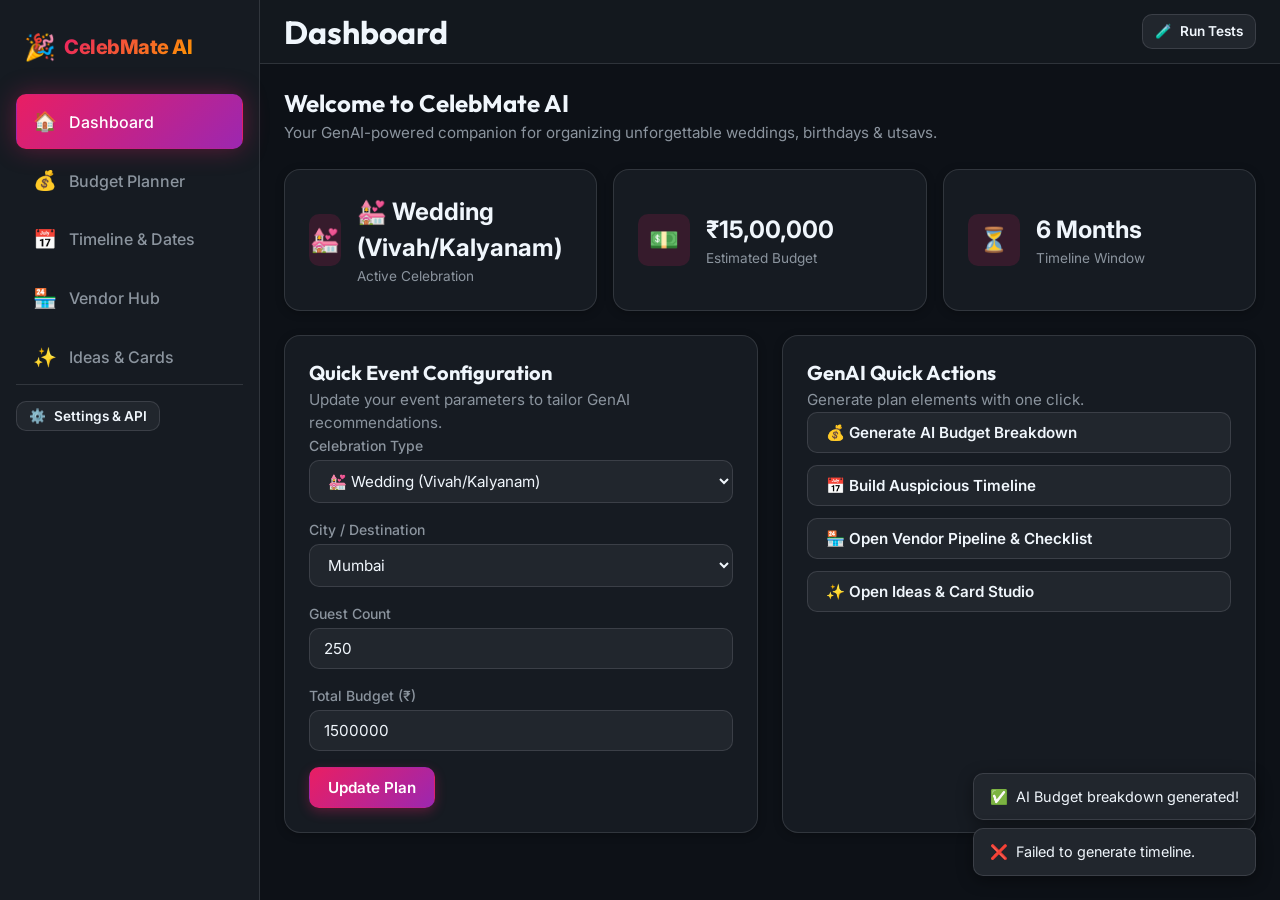
<file: index.html>
<!DOCTYPE html>
<html lang="en">
<head>
  <meta charset="UTF-8">
  <meta name="viewport" content="width=device-width, initial-scale=1.0">
  <meta name="description" content="CelebMate AI — GenAI-powered Celebration & Event Planner for Indian weddings, birthdays, and community events with AI budget, timeline, and custom ideas.">
  <meta name="theme-color" content="#0D1117">
  <title>CelebMate AI — Smart Celebration & Event Planner</title>
  
  <link rel="preconnect" href="https://fonts.googleapis.com">
  <link rel="preconnect" href="https://fonts.gstatic.com" crossorigin>
  <link href="https://fonts.googleapis.com/css2?family=Inter:wght@400;500;600;700&family=Outfit:wght@500;600;700;800&display=swap" rel="stylesheet">
  
  <link rel="stylesheet" href="css/variables.css">
  <link rel="stylesheet" href="css/base.css">
  <link rel="stylesheet" href="css/components.css">
  <link rel="stylesheet" href="css/modals-toasts.css">
  <link rel="stylesheet" href="css/pages.css">
  <link rel="stylesheet" href="css/features-extra.css">
  <link rel="stylesheet" href="css/invitation-card.css">
  <link rel="stylesheet" href="css/phase2.css">
</head>
<body>
  <a href="#mainContent" class="skip-link">Skip to main content</a>
  <div class="app-container">
    <aside class="sidebar" id="appSidebar" aria-label="Main Navigation">
      <div class="brand-header">
        <span class="brand-logo" aria-hidden="true">🎉</span>
        <span class="brand-title gradient-text">CelebMate AI</span>
      </div>

      <nav>
        <ul class="nav-menu">
          <li class="nav-item"><a href="#dashboard" class="nav-link active" data-section="dashboard" aria-label="Dashboard"><span class="nav-icon" aria-hidden="true">🏠</span><span>Dashboard</span></a></li>
          <li class="nav-item"><a href="#budget" class="nav-link" data-section="budget" aria-label="Budget Planner"><span class="nav-icon" aria-hidden="true">💰</span><span>Budget Planner</span></a></li>
          <li class="nav-item"><a href="#timeline" class="nav-link" data-section="timeline" aria-label="Timeline & Dates"><span class="nav-icon" aria-hidden="true">📅</span><span>Timeline & Dates</span></a></li>
          <li class="nav-item"><a href="#vendors" class="nav-link" data-section="vendors" aria-label="Vendor Hub"><span class="nav-icon" aria-hidden="true">🏪</span><span>Vendor Hub</span></a></li>
          <li class="nav-item"><a href="#ideas" class="nav-link" data-section="ideas" aria-label="Ideas & Invitations"><span class="nav-icon" aria-hidden="true">✨</span><span>Ideas & Cards</span></a></li>
        </ul>
      </nav>

      <div class="sidebar-footer">
        <button id="openSettingsBtn" class="btn btn-secondary btn-sm" aria-label="Open Settings">
          <span aria-hidden="true">⚙️</span> Settings & API
        </button>
      </div>
    </aside>

    <div class="main-content">
      <header class="app-header">
        <div class="header-left">
          <button id="mobileMenuBtn" class="mobile-menu-btn" aria-label="Toggle navigation menu">☰</button>
          <h1 id="headerTitle">Dashboard</h1>
        </div>
        <div class="header-right">
          <a href="tests/test.html" class="btn btn-secondary btn-sm" id="runTestsNavBtn" aria-label="Run Automated Tests">
            <span aria-hidden="true">🧪</span> Run Tests
          </a>
        </div>
      </header>

      <main id="mainContent" class="page-wrapper" tabindex="-1">
        <!-- Dashboard Section -->
        <section id="section-dashboard" class="app-section">
          <div class="section-header">
            <h2>Welcome to CelebMate AI</h2>
            <p class="section-subtitle">Your GenAI-powered companion for organizing unforgettable weddings, birthdays & utsavs.</p>
          </div>

          <div class="grid-3">
            <div class="card stat-card">
              <div class="stat-icon" aria-hidden="true">💒</div>
              <div>
                <div class="stat-value" id="dashEventSummary">Indian Wedding</div>
                <div class="stat-label">Active Celebration</div>
              </div>
            </div>
            <div class="card stat-card">
              <div class="stat-icon" aria-hidden="true">💵</div>
              <div>
                <div class="stat-value" id="dashBudgetSummary">₹15,00,000</div>
                <div class="stat-label">Estimated Budget</div>
              </div>
            </div>
            <div class="card stat-card">
              <div class="stat-icon" aria-hidden="true">⏳</div>
              <div>
                <div class="stat-value" id="dashDaysLeft">6 Months</div>
                <div class="stat-label">Timeline Window</div>
              </div>
            </div>
          </div>

          <div class="grid-2 card-spacing">
            <div class="card">
              <h3>Quick Event Configuration</h3>
              <p class="section-subtitle">Update your event parameters to tailor GenAI recommendations.</p>
              <form id="quickEventForm">
                <div class="form-group">
                  <label for="eventSelect" class="form-label">Celebration Type</label>
                  <select id="eventSelect" class="form-control"></select>
                </div>
                <div class="form-group">
                  <label for="citySelect" class="form-label">City / Destination</label>
                  <select id="citySelect" class="form-control"></select>
                </div>
                <div class="form-group">
                  <label for="guestInput" class="form-label">Guest Count</label>
                  <input type="number" id="guestInput" class="form-control" value="250" min="10" max="10000">
                </div>
                <div class="form-group">
                  <label for="budgetInput" class="form-label">Total Budget (₹)</label>
                  <input type="number" id="budgetInput" class="form-control" value="1500000" min="5000" step="5000">
                </div>
                <button type="submit" class="btn btn-primary" id="saveEventParamsBtn">Update Plan</button>
              </form>
            </div>

            <div class="card">
              <h3>GenAI Quick Actions</h3>
              <p class="section-subtitle">Generate plan elements with one click.</p>
              <div class="nav-menu">
                <button class="btn btn-secondary quick-action-btn" data-target="budget">💰 Generate AI Budget Breakdown</button>
                <button class="btn btn-secondary quick-action-btn" data-target="timeline">📅 Build Auspicious Timeline</button>
                <button class="btn btn-secondary quick-action-btn" data-target="vendors">🏪 Open Vendor Pipeline & Checklist</button>
                <button class="btn btn-secondary quick-action-btn" data-target="ideas">✨ Open Ideas & Card Studio</button>
              </div>
            </div>
          </div>
        </section>

        <!-- Budget Planner Section -->
        <section id="section-budget" class="app-section hidden" aria-hidden="true"></section>
        <!-- Timeline Section -->
        <section id="section-timeline" class="app-section hidden" aria-hidden="true"></section>
        <!-- Vendors Section -->
        <section id="section-vendors" class="app-section hidden" aria-hidden="true"></section>
        <!-- Ideas & Cards Studio Section -->
        <section id="section-ideas" class="app-section hidden" aria-hidden="true"></section>
      </main>
    </div>
  </div>

  <!-- Settings / BYOK Modal -->
  <div id="settingsModal" class="modal-backdrop hidden" aria-hidden="true" role="dialog" aria-modal="true" aria-labelledby="settingsModalTitle">
    <div class="modal-dialog">
      <div class="modal-header">
        <h3 id="settingsModalTitle">Settings & Gemini API Key</h3>
        <button id="closeSettingsBtn" class="btn btn-secondary btn-sm" aria-label="Close dialog">✕</button>
      </div>
      <div class="modal-body">
        <p class="section-subtitle">CelebMate AI uses <strong>gemini-3.1-flash-lite</strong>. Enter your personal key below (BYOK pattern). It is saved locally in your browser.</p>
        <div class="form-group">
          <label for="apiKeyInput" class="form-label">Google Gemini API Key</label>
          <input type="password" id="apiKeyInput" class="form-control" placeholder="AIzaSy...">
        </div>
      </div>
      <div class="modal-footer">
        <button id="clearApiKeyBtn" class="btn btn-secondary">Remove Key</button>
        <button id="saveApiKeyBtn" class="btn btn-primary">Save Key</button>
      </div>
    </div>
  </div>

  <div id="toastContainer" class="toast-container" aria-live="polite"></div>

  <script type="module" src="js/app.js"></script>
</body>
</html>
</file>
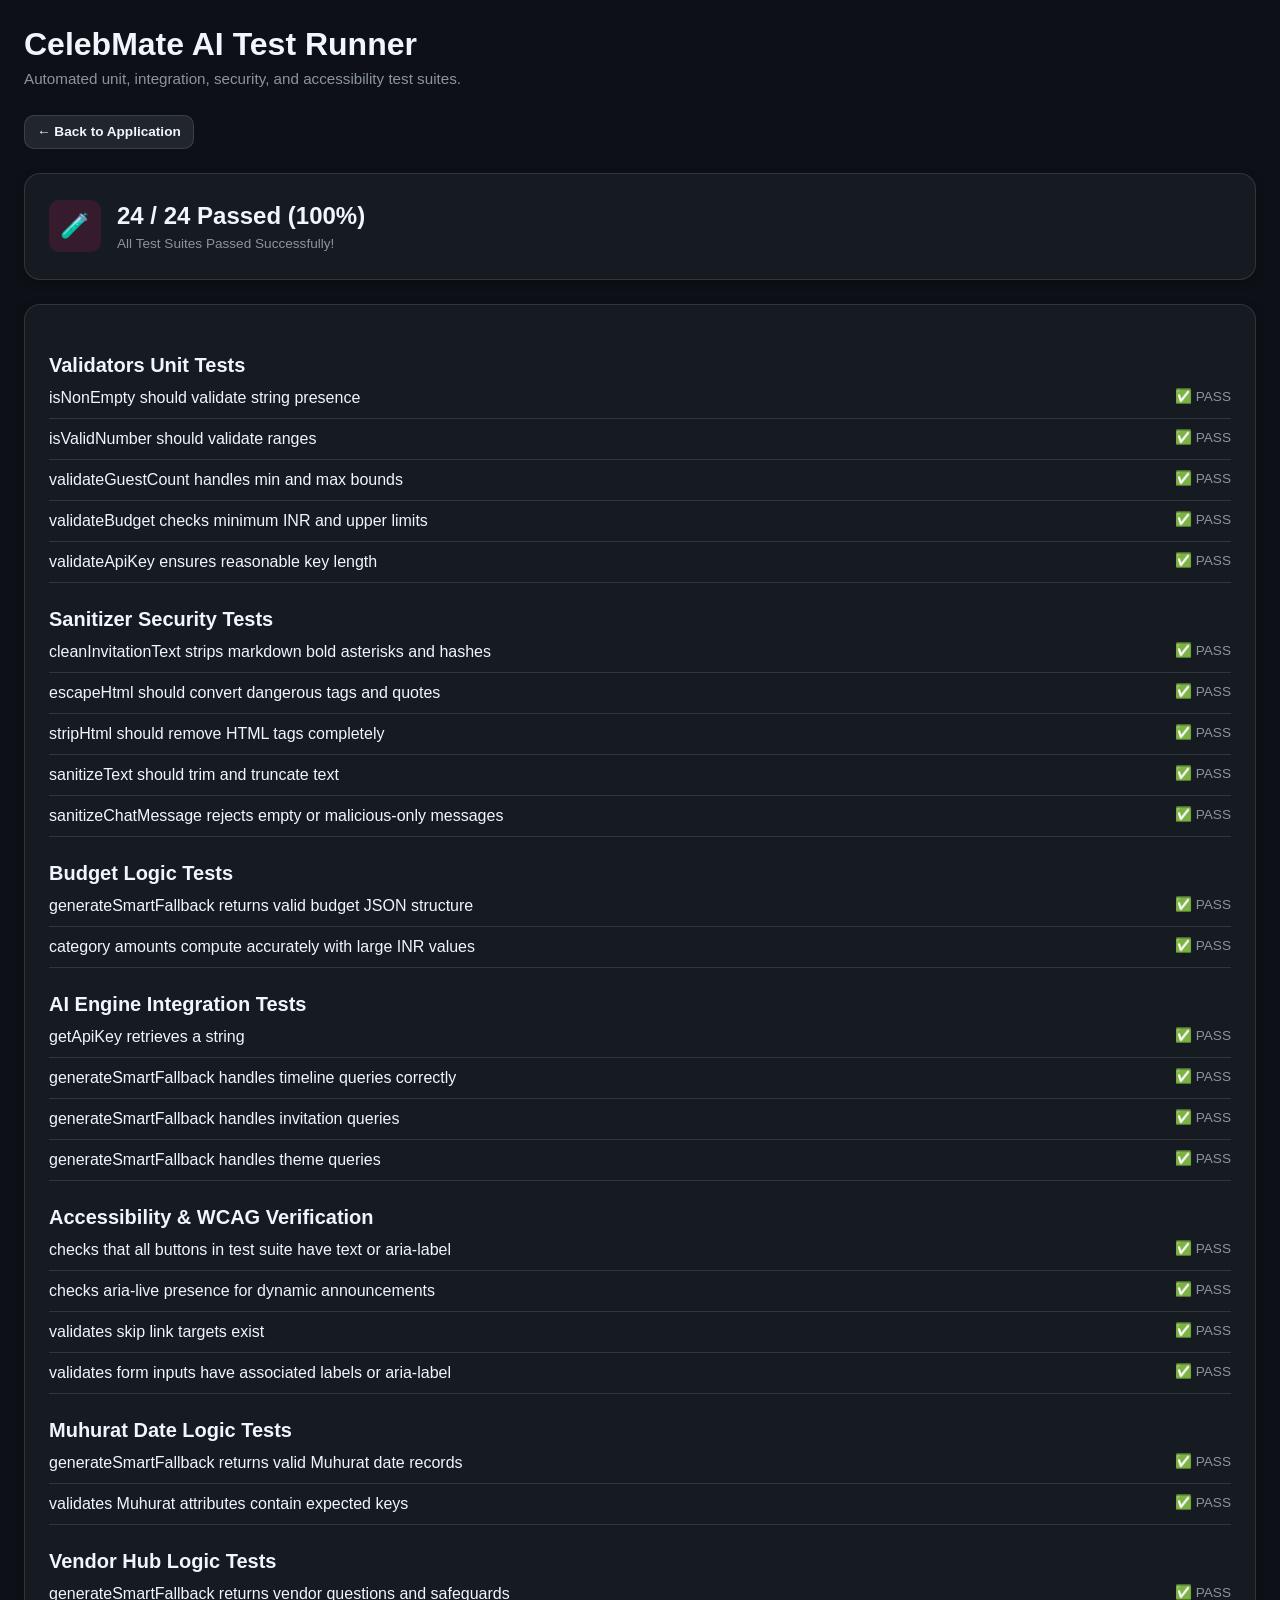
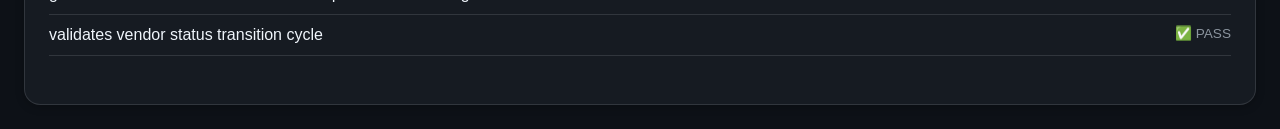
<file: tests/test.html>
<!DOCTYPE html>
<html lang="en">
<head>
  <meta charset="UTF-8">
  <meta name="viewport" content="width=device-width, initial-scale=1.0">
  <title>CelebMate AI — Automated Test Suite</title>
  <link rel="stylesheet" href="../css/variables.css">
  <link rel="stylesheet" href="../css/base.css">
  <link rel="stylesheet" href="../css/components.css">
  <link rel="stylesheet" href="../css/modals-toasts.css">
  <link rel="stylesheet" href="../css/pages.css">
</head>
<body>
  <div class="page-wrapper">
    <header class="section-header">
      <h1>CelebMate AI Test Runner</h1>
      <p class="section-subtitle">Automated unit, integration, security, and accessibility test suites.</p>
      <div class="card-spacing">
        <a href="../index.html" class="btn btn-secondary btn-sm">← Back to Application</a>
      </div>
    </header>

    <div class="card">
      <div class="stat-card">
        <div class="stat-icon" aria-hidden="true">🧪</div>
        <div>
          <div class="stat-value" id="summaryScore">Running tests...</div>
          <div class="stat-label" id="summarySub">Please wait</div>
        </div>
      </div>
    </div>

    <div class="card card-spacing" id="testResultsList"></div>
  </div>

  <script type="module">
    import { testResults } from './test-runner.js';
    import './test-validators.js';
    import './test-sanitizer.js';
    import './test-budget.js';
    import './test-ai-engine.js';
    import './test-accessibility.js';
    import './test-muhurat.js';
    import './test-vendors.js';

    const score = document.getElementById('summaryScore');
    const sub = document.getElementById('summarySub');
    const list = document.getElementById('testResultsList');

    if (score && sub && list) {
      const passRate = Math.round((testResults.passed / testResults.total) * 100);
      score.textContent = `${testResults.passed} / ${testResults.total} Passed (${passRate}%)`;
      sub.textContent = testResults.failed === 0 ? 'All Test Suites Passed Successfully!' : `${testResults.failed} Failed`;

      testResults.suites.forEach((suite) => {
        const suiteEl = document.createElement('div');
        suiteEl.className = 'section-header card-spacing';

        const title = document.createElement('h3');
        title.textContent = suite.name;
        suiteEl.appendChild(title);

        suite.tests.forEach((t) => {
          const row = document.createElement('div');
          row.className = 'budget-item';

          const desc = document.createElement('span');
          desc.textContent = t.description;

          const badge = document.createElement('span');
          badge.className = t.status === 'pass' ? 'stat-label' : 'stat-value';
          badge.textContent = t.status === 'pass' ? '✅ PASS' : `❌ FAIL: ${t.error}`;

          row.appendChild(desc);
          row.appendChild(badge);
          suiteEl.appendChild(row);
        });

        list.appendChild(suiteEl);
      });
    }
  </script>
</body>
</html>
</file>
<file: css/variables.css>
/* CelebMate AI — CSS Custom Properties & Design Tokens */
:root {
  /* Brand / Palette (Festive Celebration theme) */
  --color-primary: #E91E63;
  --color-primary-hover: #D81557;
  --color-primary-light: rgba(233, 30, 99, 0.15);
  --color-secondary: #FF9800;
  --color-secondary-hover: #F57C00;
  --color-accent: #9C27B0;
  --color-accent-light: rgba(156, 39, 176, 0.15);

  /* Backgrounds & Surfaces (Sleek Dark Theme) */
  --color-bg-base: #0D1117;
  --color-bg-surface: #161B22;
  --color-bg-surface-elevated: #21262D;
  --color-bg-glass: rgba(22, 27, 34, 0.75);
  --color-bg-glass-card: rgba(255, 255, 255, 0.04);
  --color-border: rgba(240, 246, 252, 0.12);
  --color-border-glow: rgba(233, 30, 99, 0.4);

  /* Text & Hierarchy (WCAG AA Compliant contrast) */
  --color-text-primary: #F0F6FC;
  --color-text-secondary: #8B949E;
  --color-text-muted: #6E7681;
  --color-text-inverse: #0D1117;

  /* Status Colors */
  --color-success: #2EA043;
  --color-success-bg: rgba(46, 160, 67, 0.15);
  --color-warning: #D29922;
  --color-warning-bg: rgba(210, 153, 34, 0.15);
  --color-danger: #F85149;
  --color-danger-bg: rgba(248, 81, 73, 0.15);
  --color-info: #58A6FF;

  /* Typography */
  --font-heading: 'Outfit', -apple-system, BlinkMacSystemFont, 'Segoe UI', sans-serif;
  --font-body: 'Inter', -apple-system, BlinkMacSystemFont, 'Segoe UI', Roboto, sans-serif;
  --font-mono: 'SFMono-Regular', Consolas, 'Liberation Mono', Menlo, monospace;

  /* Spacing */
  --space-2xs: 4px;
  --space-xs: 8px;
  --space-sm: 12px;
  --space-md: 16px;
  --space-lg: 24px;
  --space-xl: 32px;
  --space-2xl: 48px;

  /* Radii & Shadows */
  --radius-sm: 6px;
  --radius-md: 10px;
  --radius-lg: 16px;
  --radius-full: 9999px;
  --shadow-sm: 0 2px 8px rgba(0, 0, 0, 0.25);
  --shadow-md: 0 4px 16px rgba(0, 0, 0, 0.4);
  --shadow-lg: 0 12px 32px rgba(0, 0, 0, 0.55);
  --shadow-glow: 0 0 24px rgba(233, 30, 99, 0.35);

  /* Transitions */
  --transition-fast: 150ms ease;
  --transition-normal: 250ms cubic-bezier(0.4, 0, 0.2, 1);

  /* Layout */
  --sidebar-width: 260px;
  --header-height: 64px;
  --max-content-width: 1280px;
}
</file>
<file: css/base.css>
/* CelebMate AI — Base Styles & Reset */
*, *::before, *::after {
  box-sizing: border-box;
  margin: 0;
  padding: 0;
}

html {
  font-size: 16px;
  scroll-behavior: smooth;
  background-color: var(--color-bg-base);
  color: var(--color-text-primary);
  font-family: var(--font-body);
  line-height: 1.5;
  -webkit-font-smoothing: antialiased;
}

body {
  min-height: 100vh;
  display: flex;
  flex-direction: column;
  background-color: var(--color-bg-base);
  color: var(--color-text-primary);
  overflow-x: hidden;
}

/* Accessibility: Skip Navigation Link */
.skip-link {
  position: absolute;
  top: -100px;
  left: var(--space-md);
  background: var(--color-primary);
  color: #fff;
  padding: var(--space-xs) var(--space-md);
  border-radius: var(--radius-sm);
  z-index: 9999;
  text-decoration: none;
  font-weight: 600;
  transition: top var(--transition-fast);
}

.skip-link:focus-visible {
  top: var(--space-md);
  outline: 3px solid var(--color-secondary);
}

/* Accessible Focus Outlines */
:focus-visible {
  outline: 2px solid var(--color-primary);
  outline-offset: 2px;
}

/* Typography Hierarchy */
h1, h2, h3, h4, h5, h6 {
  font-family: var(--font-heading);
  font-weight: 700;
  color: var(--color-text-primary);
  line-height: 1.25;
}

h1 { font-size: 2rem; }
h2 { font-size: 1.5rem; }
h3 { font-size: 1.25rem; }
h4 { font-size: 1.1rem; }

p {
  color: var(--color-text-secondary);
}

a {
  color: var(--color-info);
  text-decoration: none;
  transition: color var(--transition-fast);
}

a:hover {
  text-decoration: underline;
}

/* App Shell Structure */
.app-container {
  display: flex;
  min-height: 100vh;
  width: 100%;
}

.main-content {
  flex: 1;
  display: flex;
  flex-direction: column;
  min-width: 0;
  background-color: var(--color-bg-base);
}

.page-wrapper {
  flex: 1;
  padding: var(--space-lg);
  max-width: var(--max-content-width);
  margin: 0 auto;
  width: 100%;
}

/* Utility Classes */
.hidden {
  display: none !important;
}

.sr-only {
  position: absolute;
  width: 1px;
  height: 1px;
  padding: 0;
  margin: -1px;
  overflow: hidden;
  clip: rect(0, 0, 0, 0);
  white-space: nowrap;
  border: 0;
}

.gradient-text {
  background: linear-gradient(135deg, var(--color-primary), var(--color-secondary));
  -webkit-background-clip: text;
  -webkit-text-fill-color: transparent;
}
</file>
<file: css/components.css>
/* CelebMate AI — Reusable Component Styles: Navigation, Header, Buttons, Forms */

/* Sidebar Navigation */
.sidebar {
  width: var(--sidebar-width);
  background-color: var(--color-bg-surface);
  border-right: 1px solid var(--color-border);
  display: flex;
  flex-direction: column;
  padding: var(--space-md);
  transition: transform var(--transition-normal);
  z-index: 100;
}

.brand-header {
  display: flex;
  align-items: center;
  gap: var(--space-xs);
  padding: var(--space-sm) var(--space-xs);
  margin-bottom: var(--space-md);
}

.brand-logo { font-size: 1.6rem; }
.brand-title { font-size: 1.25rem; font-weight: 800; letter-spacing: -0.5px; }

.nav-menu {
  list-style: none;
  display: flex;
  flex-direction: column;
  gap: var(--space-2xs);
  flex: 1;
}

.nav-link {
  display: flex;
  align-items: center;
  gap: var(--space-sm);
  padding: var(--space-sm) var(--space-md);
  border-radius: var(--radius-md);
  color: var(--color-text-secondary);
  font-weight: 500;
  transition: all var(--transition-fast);
  cursor: pointer;
  border: 1px solid transparent;
}

.nav-link:hover, .nav-link:focus-visible {
  color: var(--color-text-primary);
  background: var(--color-bg-surface-elevated);
}

.nav-link.active {
  color: #fff;
  background: linear-gradient(135deg, var(--color-primary), var(--color-accent));
  box-shadow: var(--shadow-glow);
}

.nav-icon { font-size: 1.2rem; }

.sidebar-footer {
  padding-top: var(--space-md);
  border-top: 1px solid var(--color-border);
}

/* Header Component */
.app-header {
  height: var(--header-height);
  background: var(--color-bg-glass);
  backdrop-filter: blur(12px);
  border-bottom: 1px solid var(--color-border);
  display: flex;
  align-items: center;
  justify-content: space-between;
  padding: 0 var(--space-lg);
  position: sticky;
  top: 0;
  z-index: 90;
}

.header-left, .header-right {
  display: flex;
  align-items: center;
  gap: var(--space-sm);
}

.mobile-menu-btn {
  display: none;
  background: transparent;
  border: none;
  color: var(--color-text-primary);
  font-size: 1.5rem;
  cursor: pointer;
  padding: var(--space-2xs);
}

/* Buttons */
.btn {
  display: inline-flex;
  align-items: center;
  justify-content: center;
  gap: var(--space-xs);
  padding: 10px 18px;
  font-size: 0.95rem;
  font-weight: 600;
  border-radius: var(--radius-md);
  cursor: pointer;
  border: 1px solid transparent;
  transition: all var(--transition-fast);
  text-decoration: none;
  font-family: inherit;
}

.btn-primary {
  background: linear-gradient(135deg, var(--color-primary), var(--color-accent));
  color: #fff;
  box-shadow: 0 4px 12px rgba(233, 30, 99, 0.3);
}

.btn-primary:hover:not(:disabled) {
  opacity: 0.92;
  transform: translateY(-1px);
}

.btn-secondary {
  background: var(--color-bg-surface-elevated);
  color: var(--color-text-primary);
  border: 1px solid var(--color-border);
}

.btn-secondary:hover:not(:disabled) {
  background: rgba(255, 255, 255, 0.08);
}

.btn-sm { padding: 6px 12px; font-size: 0.85rem; }
.btn:disabled { opacity: 0.5; cursor: not-allowed; }

/* Forms */
.form-group { margin-bottom: var(--space-md); }

.form-label {
  display: block;
  font-size: 0.875rem;
  font-weight: 500;
  color: var(--color-text-secondary);
  margin-bottom: var(--space-2xs);
}

.form-control {
  width: 100%;
  padding: 10px 14px;
  background-color: var(--color-bg-surface-elevated);
  border: 1px solid var(--color-border);
  border-radius: var(--radius-md);
  color: var(--color-text-primary);
  font-size: 0.95rem;
  font-family: inherit;
  transition: border-color var(--transition-fast);
}

.form-control:focus {
  border-color: var(--color-primary);
  outline: none;
}
</file>
<file: css/modals-toasts.css>
/* CelebMate AI — Cards, Modals, Toasts & Layout Helpers */

.card {
  background: var(--color-bg-surface);
  border: 1px solid var(--color-border);
  border-radius: var(--radius-lg);
  padding: var(--space-lg);
  box-shadow: var(--shadow-sm);
  transition: transform var(--transition-fast), border-color var(--transition-fast);
}

.card:hover {
  border-color: var(--color-border-glow);
}

.card-spacing {
  margin-top: var(--space-lg);
}

.quick-action-btn {
  width: 100%;
  justify-content: flex-start;
  margin-bottom: var(--space-xs);
}

/* Modals */
.modal-backdrop {
  position: fixed;
  inset: 0;
  background: rgba(0, 0, 0, 0.7);
  backdrop-filter: blur(4px);
  display: flex;
  align-items: center;
  justify-content: center;
  z-index: 1000;
  padding: var(--space-md);
}

.modal-dialog {
  background: var(--color-bg-surface);
  border: 1px solid var(--color-border);
  border-radius: var(--radius-lg);
  max-width: 520px;
  width: 100%;
  box-shadow: var(--shadow-lg);
  overflow: hidden;
}

.modal-header {
  padding: var(--space-md) var(--space-lg);
  border-bottom: 1px solid var(--color-border);
  display: flex;
  align-items: center;
  justify-content: space-between;
}

.modal-body {
  padding: var(--space-lg);
  max-height: 70vh;
  overflow-y: auto;
}

.modal-footer {
  padding: var(--space-sm) var(--space-lg);
  border-top: 1px solid var(--color-border);
  display: flex;
  justify-content: flex-end;
  gap: var(--space-xs);
}

/* Toast Notifications */
.toast-container {
  position: fixed;
  bottom: var(--space-lg);
  right: var(--space-lg);
  z-index: 2000;
  display: flex;
  flex-direction: column;
  gap: var(--space-xs);
}

.toast {
  background: var(--color-bg-surface-elevated);
  border: 1px solid var(--color-border);
  padding: var(--space-sm) var(--space-md);
  border-radius: var(--radius-md);
  color: var(--color-text-primary);
  font-size: 0.9rem;
  box-shadow: var(--shadow-md);
  display: flex;
  align-items: center;
  gap: var(--space-xs);
}
</file>
<file: css/pages.css>
/* CelebMate AI — Pages CSS: Dashboard, Budget, and Timeline */

/* Grid Layouts */
.grid-2 {
  display: grid;
  grid-template-columns: repeat(auto-fit, minmax(320px, 1fr));
  gap: var(--space-lg);
}

.grid-3 {
  display: grid;
  grid-template-columns: repeat(auto-fit, minmax(260px, 1fr));
  gap: var(--space-md);
}

/* Page Section Header */
.section-header {
  margin-bottom: var(--space-lg);
}

.section-subtitle {
  color: var(--color-text-secondary);
  font-size: 0.95rem;
  margin-top: var(--space-2xs);
}

/* Dashboard Metrics */
.stat-card {
  display: flex;
  align-items: center;
  gap: var(--space-md);
}

.stat-icon {
  width: 52px;
  height: 52px;
  border-radius: var(--radius-md);
  background: var(--color-primary-light);
  color: var(--color-primary);
  display: flex;
  align-items: center;
  justify-content: center;
  font-size: 1.5rem;
}

.stat-value {
  font-size: 1.5rem;
  font-weight: 700;
  color: var(--color-text-primary);
}

.stat-label {
  font-size: 0.85rem;
  color: var(--color-text-secondary);
}

/* Budget Feature */
.budget-chart-container {
  display: flex;
  flex-direction: column;
  align-items: center;
  justify-content: center;
  padding: var(--space-md);
}

.budget-donut {
  width: 180px;
  height: 180px;
  border-radius: 50%;
  display: flex;
  align-items: center;
  justify-content: center;
  position: relative;
  margin-bottom: var(--space-md);
  background: conic-gradient(
    var(--color-primary) 0% 35%,
    var(--color-secondary) 35% 60%,
    var(--color-accent) 60% 80%,
    var(--color-info) 80% 100%
  );
}

.donut-inner {
  width: 120px;
  height: 120px;
  background: var(--color-bg-surface);
  border-radius: 50%;
  display: flex;
  flex-direction: column;
  align-items: center;
  justify-content: center;
}

.donut-total {
  font-size: 1.1rem;
  font-weight: 700;
  color: var(--color-text-primary);
}

.donut-sub {
  font-size: 0.75rem;
  color: var(--color-text-secondary);
}

.budget-item {
  display: flex;
  justify-content: space-between;
  align-items: center;
  padding: var(--space-xs) 0;
  border-bottom: 1px solid var(--color-border);
}

/* Timeline Feature */
.timeline-list {
  display: flex;
  flex-direction: column;
  gap: var(--space-sm);
}

.timeline-item {
  display: flex;
  align-items: flex-start;
  gap: var(--space-md);
  padding: var(--space-md);
  background: var(--color-bg-surface-elevated);
  border-radius: var(--radius-md);
  border: 1px solid var(--color-border);
}

.timeline-checkbox {
  width: 20px;
  height: 20px;
  accent-color: var(--color-primary);
  margin-top: 3px;
  cursor: pointer;
}

.timeline-details {
  flex: 1;
}

.timeline-item.completed .timeline-task {
  text-decoration: line-through;
  opacity: 0.6;
}
</file>
<file: css/features-extra.css>
/* CelebMate AI — Chat, Invitations, Themes, and Responsive Optimization */

/* Chat Assistant Feature */
.chat-box {
  display: flex;
  flex-direction: column;
  height: 480px;
}

.chat-messages {
  flex: 1;
  overflow-y: auto;
  display: flex;
  flex-direction: column;
  gap: var(--space-sm);
  padding: var(--space-md);
}

.message-bubble {
  max-width: 80%;
  padding: var(--space-sm) var(--space-md);
  border-radius: var(--radius-md);
  font-size: 0.95rem;
  line-height: 1.45;
}

.message-user {
  align-self: flex-end;
  background: var(--color-primary);
  color: #fff;
  border-bottom-right-radius: 2px;
}

.message-ai {
  align-self: flex-start;
  background: var(--color-bg-surface-elevated);
  border: 1px solid var(--color-border);
  color: var(--color-text-primary);
  border-bottom-left-radius: 2px;
}

.chat-input-row {
  display: flex;
  gap: var(--space-xs);
  padding: var(--space-sm) var(--space-md);
  border-top: 1px solid var(--color-border);
}

/* Invitation & Theme Chips */
.tag-chips {
  display: flex;
  flex-wrap: wrap;
  gap: var(--space-xs);
  margin-top: var(--space-xs);
}

.chip-btn {
  padding: 8px 16px;
  min-height: 40px;
  background: var(--color-bg-surface-elevated);
  border: 1px solid var(--color-border);
  border-radius: var(--radius-full);
  color: var(--color-text-secondary);
  cursor: pointer;
  font-size: 0.85rem;
  transition: all var(--transition-fast);
}

.chip-btn.active, .chip-btn:hover {
  background: var(--color-primary-light);
  border-color: var(--color-primary);
  color: var(--color-primary);
}

/* Color Swatches for Themes */
.swatch-group {
  display: flex;
  gap: var(--space-xs);
  margin: var(--space-xs) 0;
}

.swatch {
  width: 32px;
  height: 32px;
  border-radius: 50%;
  border: 2px solid var(--color-border);
  background-color: var(--swatch-bg, var(--color-primary));
}

/* Responsive Breakpoints & Mobile Optimization */
@media (max-width: 840px) {
  .sidebar {
    position: fixed;
    top: 0;
    bottom: 0;
    left: 0;
    transform: translateX(-100%);
    box-shadow: var(--shadow-lg);
  }

  .sidebar.open {
    transform: translateX(0);
  }

  .mobile-menu-btn {
    display: flex;
    align-items: center;
    justify-content: center;
    min-width: 44px;
    min-height: 44px;
  }

  .page-wrapper {
    padding: var(--space-md);
  }

  .grid-2, .grid-3 {
    grid-template-columns: 1fr;
  }

  .message-bubble {
    max-width: 90%;
  }

  .btn {
    min-height: 44px;
  }
}

@media (max-width: 480px) {
  .app-header {
    padding: 0 var(--space-sm);
  }

  .header-left h1 {
    font-size: 1.25rem;
  }

  .stat-card {
    flex-direction: column;
    align-items: flex-start;
  }
}
</file>
<file: css/invitation-card.css>
/* CelebMate AI — Celebration Invitation Card & Print Styling */

.celebration-card {
  background: linear-gradient(145deg, rgba(255, 255, 255, 0.05), rgba(255, 152, 0, 0.05));
  border: 2px solid var(--color-secondary);
  border-radius: var(--radius-lg);
  padding: var(--space-lg);
  text-align: center;
  position: relative;
  box-shadow: 0 8px 32px rgba(255, 152, 0, 0.12);
  transition: transform var(--transition-fast);
}

.card-header-motif {
  font-size: 1.4rem;
  margin-bottom: var(--space-xs);
  letter-spacing: 4px;
}

.card-header-title {
  font-size: 1.15rem;
  font-weight: 700;
  color: var(--color-secondary);
  margin-bottom: var(--space-xs);
  letter-spacing: 0.5px;
}

.card-divider {
  border: none;
  height: 1px;
  background: linear-gradient(90deg, transparent, var(--color-secondary), transparent);
  margin: var(--space-sm) 0;
}

.card-message-body {
  font-size: 0.95rem;
  line-height: 1.7;
  color: var(--color-text-primary);
  white-space: pre-wrap;
  text-align: left;
  padding: var(--space-xs) var(--space-sm);
}

.card-highlight {
  color: var(--color-secondary);
  font-weight: 700;
}

.card-actions-row {
  display: flex;
  gap: var(--space-sm);
  margin-top: var(--space-md);
  flex-wrap: wrap;
}

.card-actions-row .btn {
  flex: 1;
  min-width: 140px;
}
</file>
<file: css/phase2.css>
/* CelebMate AI — Phase 2 Styling: Muhurat, Vendor Hub, and Guest RSVP */

/* Muhurat / Auspicious Date Cards */
.muhurat-grid {
  display: grid;
  grid-template-columns: repeat(auto-fit, minmax(280px, 1fr));
  gap: var(--space-md);
  margin-top: var(--space-md);
}

.muhurat-card {
  background: var(--color-bg-surface-elevated);
  border: 1px solid var(--color-border);
  border-radius: var(--radius-lg);
  padding: var(--space-md);
  transition: transform var(--transition-fast), border-color var(--transition-fast);
}

.muhurat-card:hover {
  border-color: var(--color-secondary);
  transform: translateY(-2px);
}

.muhurat-date-badge {
  display: inline-flex;
  align-items: center;
  gap: var(--space-2xs);
  padding: 4px 10px;
  border-radius: var(--radius-full);
  background: var(--color-secondary-hover);
  color: #fff;
  font-weight: 700;
  font-size: 0.85rem;
  margin-bottom: var(--space-xs);
}

.muhurat-meta-row {
  display: flex;
  justify-content: space-between;
  font-size: 0.85rem;
  padding: var(--space-2xs) 0;
  border-bottom: 1px solid var(--color-border);
  color: var(--color-text-secondary);
}

.muhurat-meta-val {
  color: var(--color-text-primary);
  font-weight: 600;
}

/* Vendor Hub Components */
.vendor-category-bar {
  display: flex;
  gap: var(--space-xs);
  overflow-x: auto;
  padding-bottom: var(--space-xs);
  margin-bottom: var(--space-md);
}

.vendor-card {
  display: flex;
  flex-direction: column;
  justify-content: space-between;
  background: var(--color-bg-surface);
  border: 1px solid var(--color-border);
  border-radius: var(--radius-md);
  padding: var(--space-md);
  gap: var(--space-xs);
}

.vendor-status-pill {
  padding: 4px 8px;
  border-radius: var(--radius-sm);
  font-size: 0.75rem;
  font-weight: 600;
  cursor: pointer;
  border: none;
  width: fit-content;
}

.status-to-contact { background: var(--color-warning-bg); color: var(--color-warning); }
.status-shortlisted { background: var(--color-primary-light); color: var(--color-primary); }
.status-booked { background: var(--color-success-bg); color: var(--color-success); }

/* Guest & RSVP Components */
.guest-metrics-bar {
  display: grid;
  grid-template-columns: repeat(auto-fit, minmax(130px, 1fr));
  gap: var(--space-sm);
  margin-bottom: var(--space-md);
}

.guest-item-row {
  display: flex;
  align-items: center;
  justify-content: space-between;
  padding: var(--space-sm);
  background: var(--color-bg-surface-elevated);
  border: 1px solid var(--color-border);
  border-radius: var(--radius-md);
  margin-bottom: var(--space-xs);
  flex-wrap: wrap;
  gap: var(--space-xs);
}

.diet-pill {
  font-size: 0.75rem;
  padding: 3px 8px;
  border-radius: var(--radius-full);
}

.diet-veg { background: rgba(46, 160, 67, 0.2); color: #3fb950; }
.diet-nonveg { background: rgba(248, 81, 73, 0.2); color: #f85149; }
.diet-jain { background: rgba(255, 152, 0, 0.2); color: #ffa726; }
</file>
